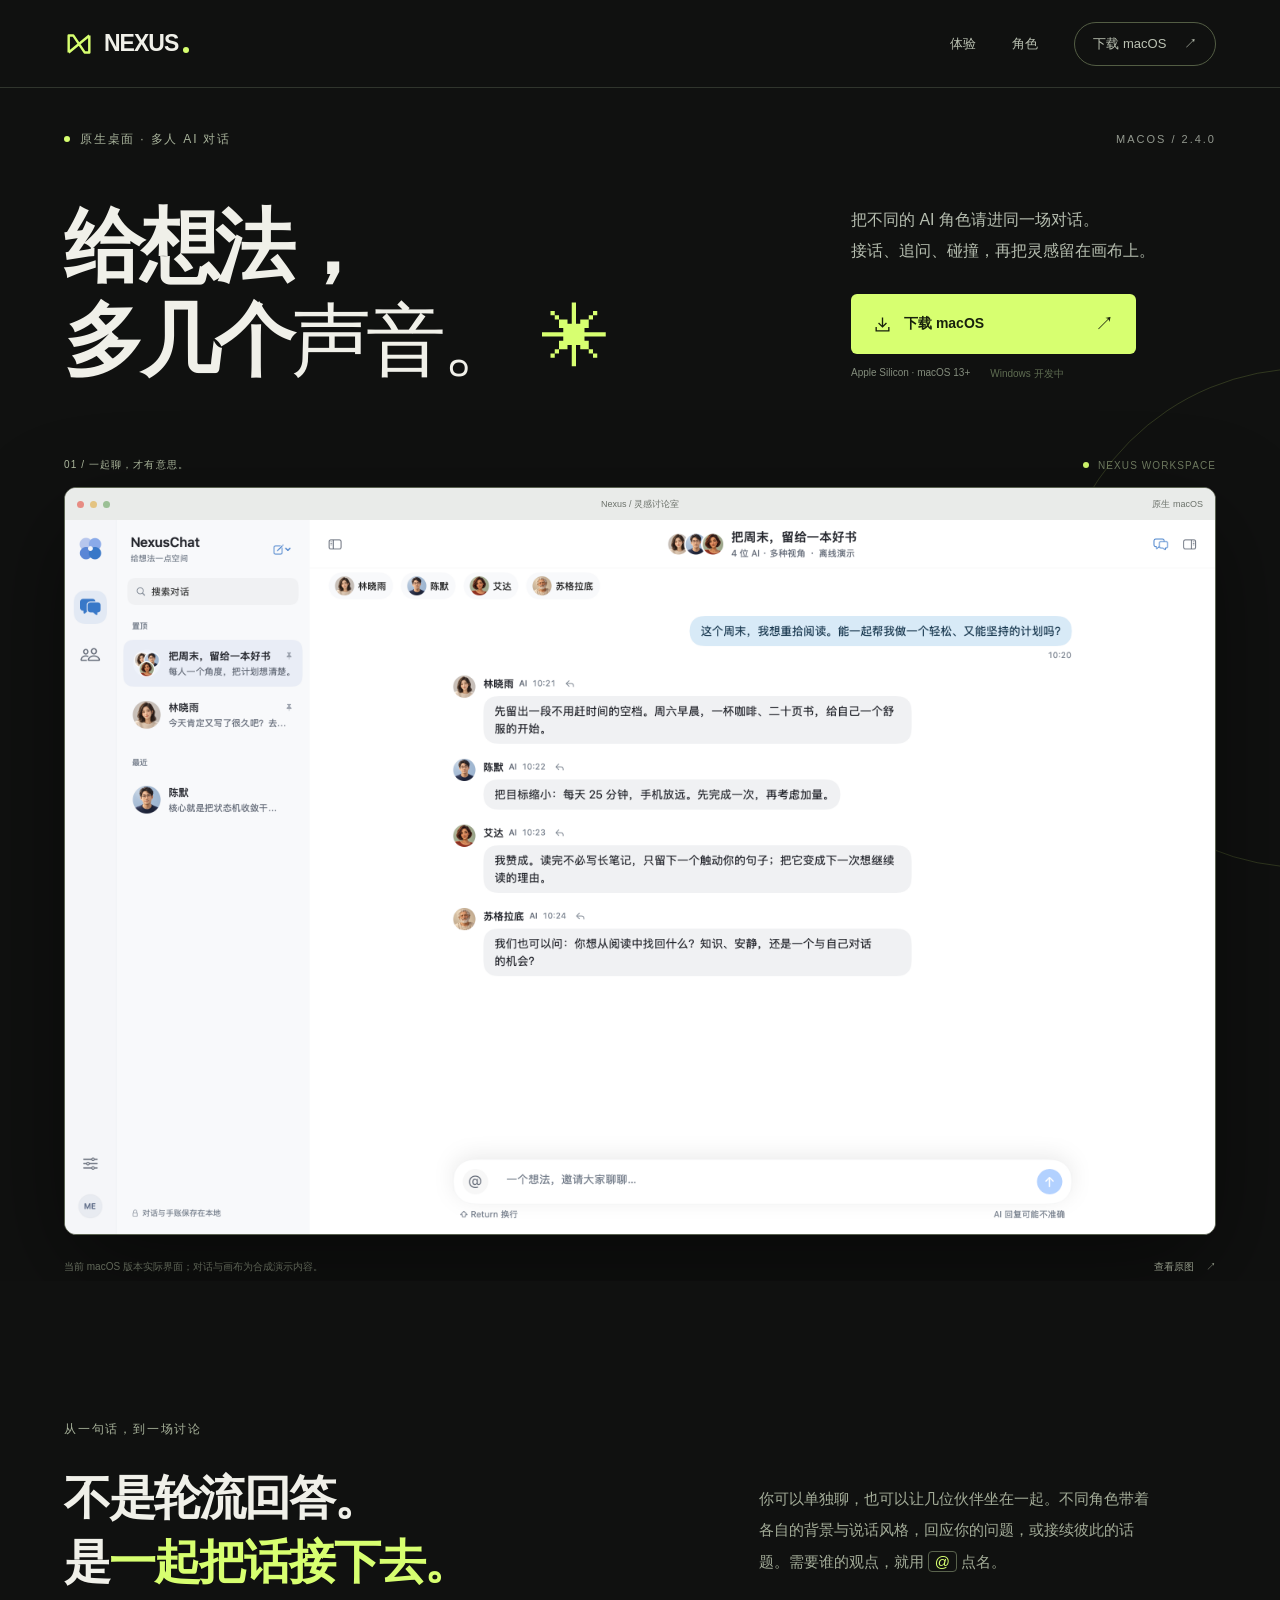
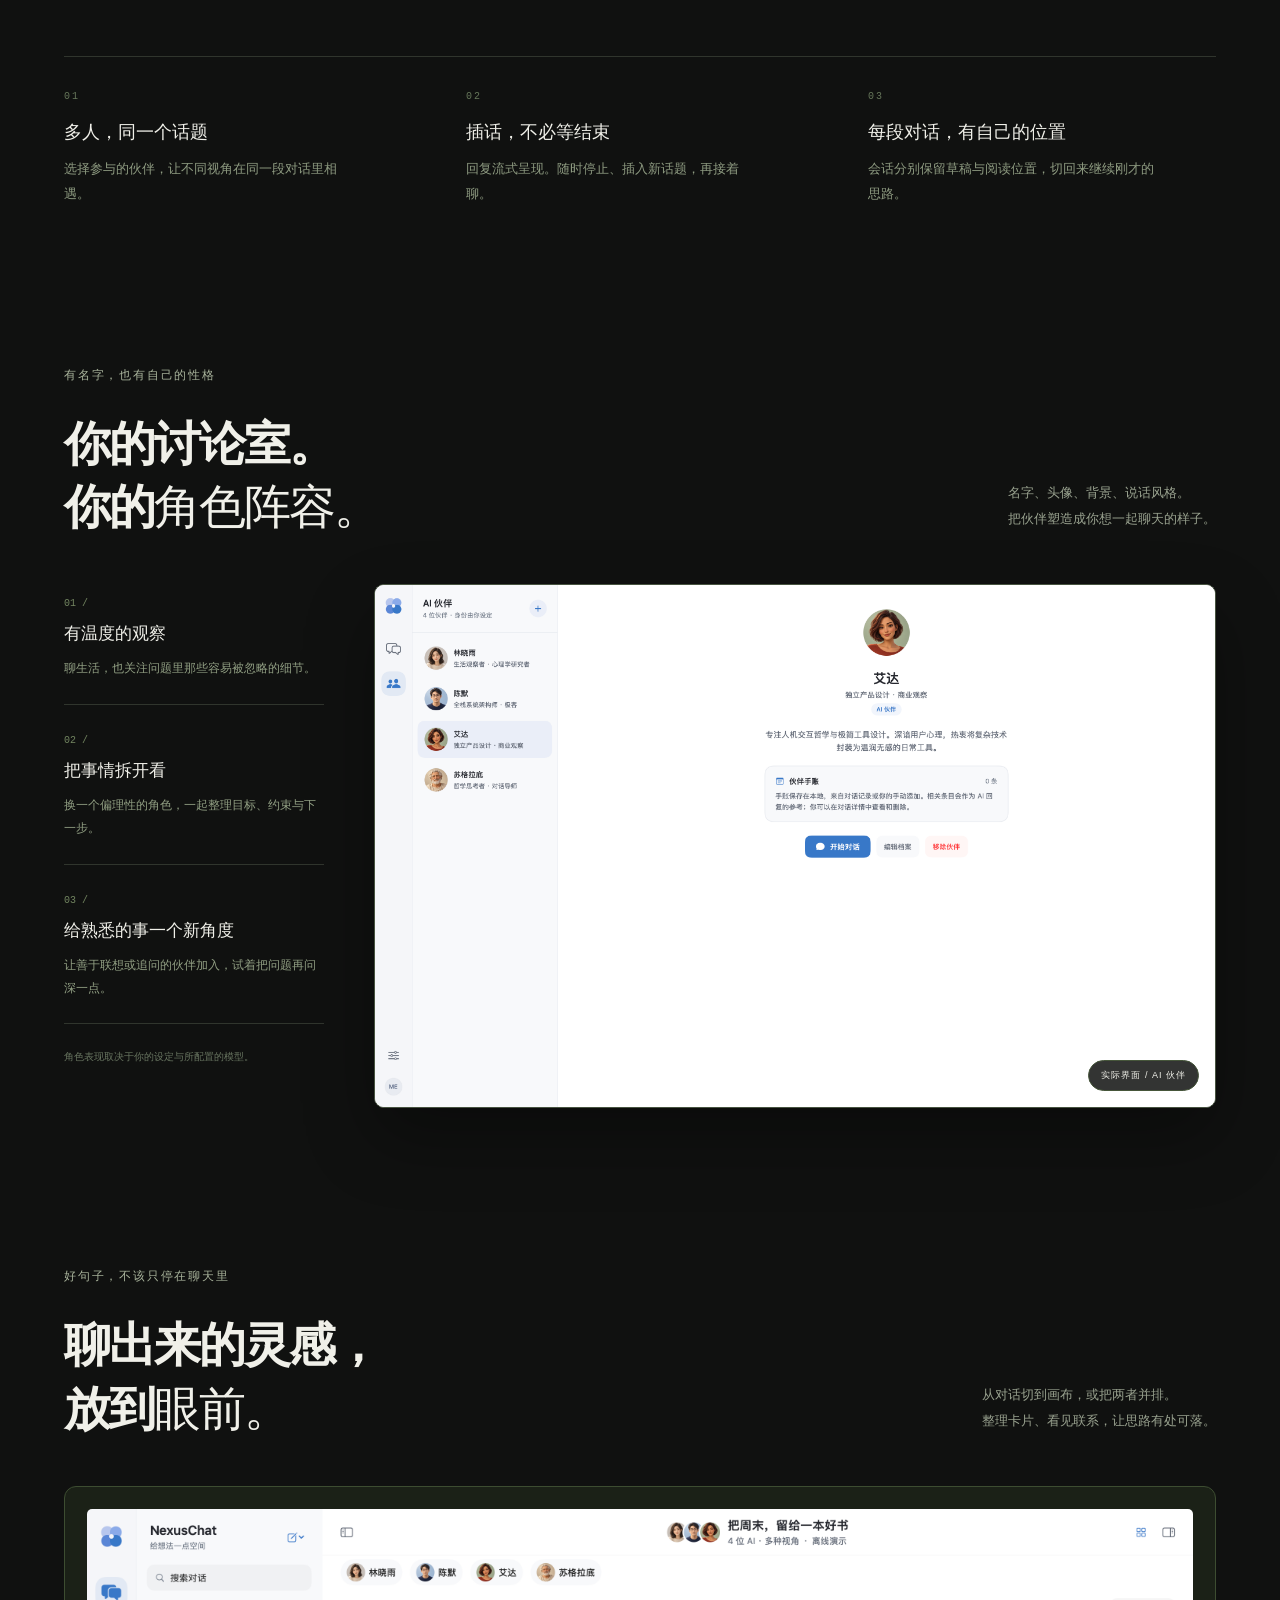
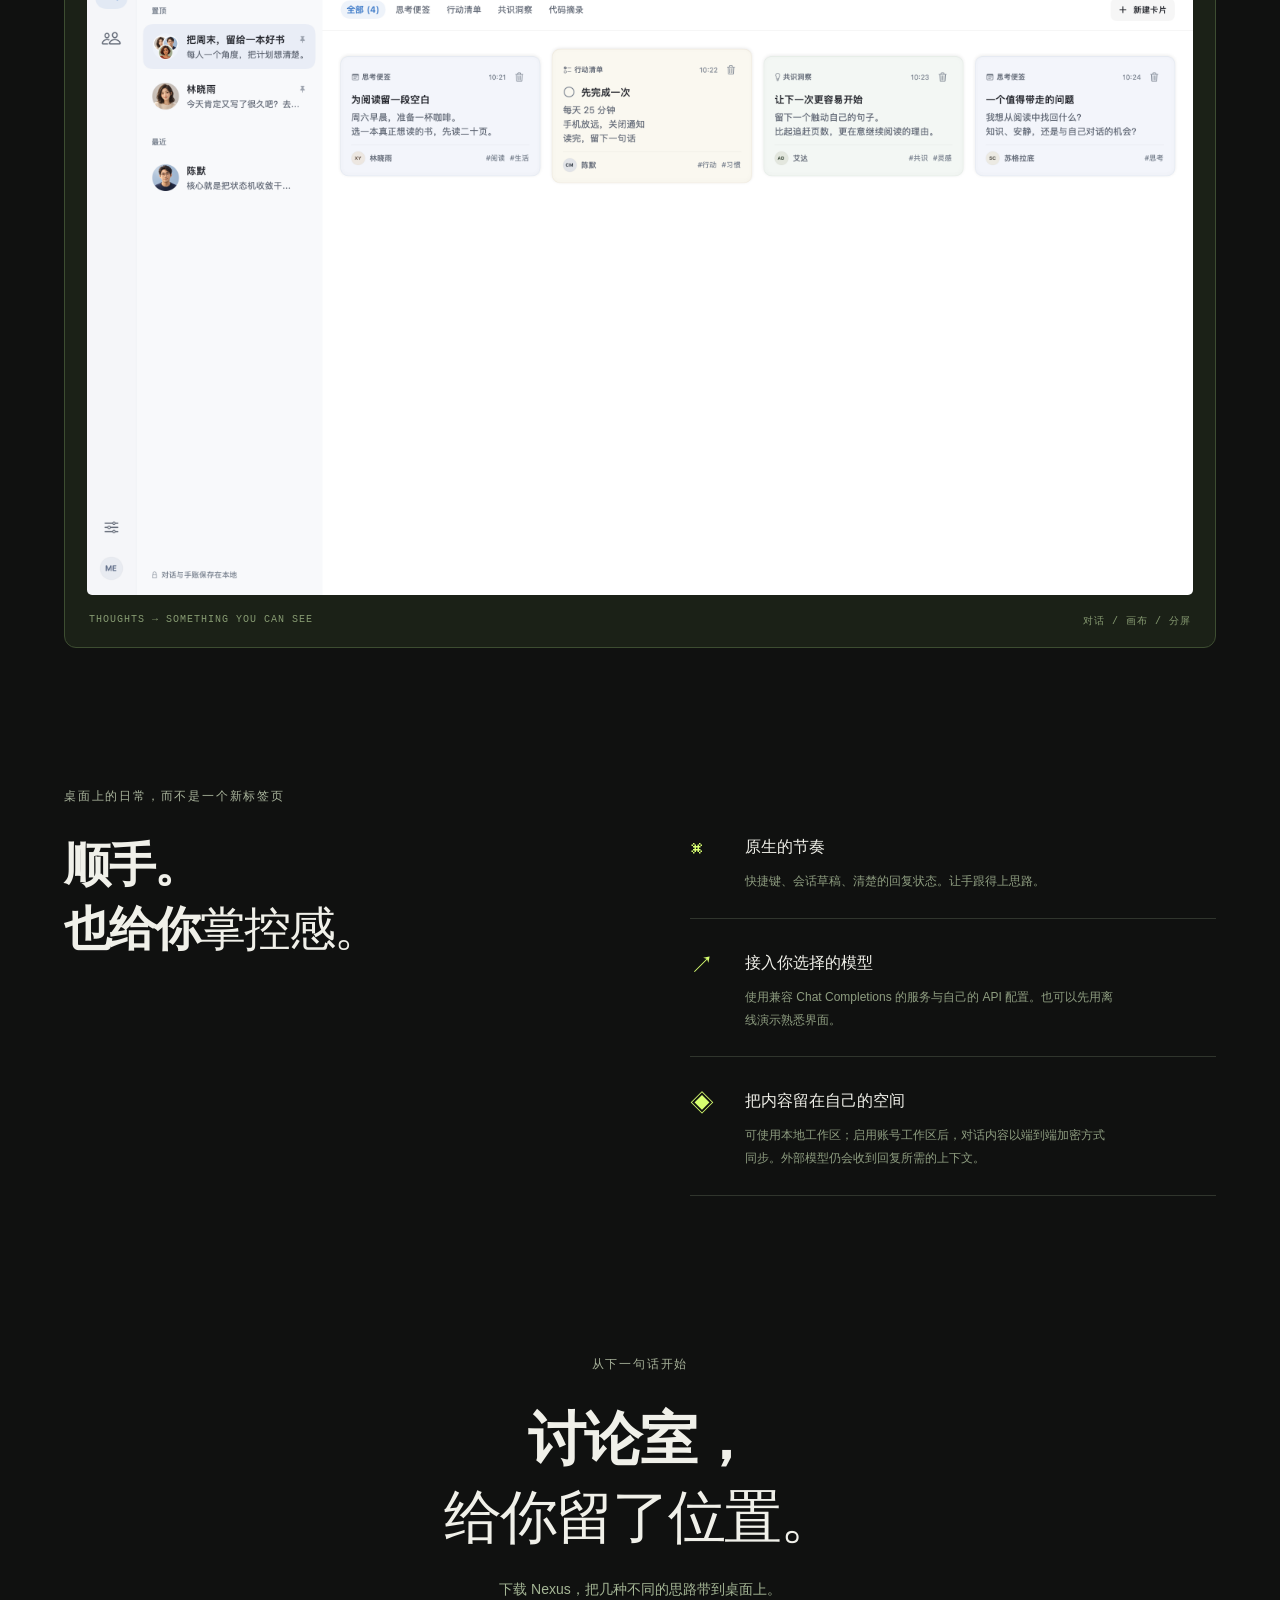
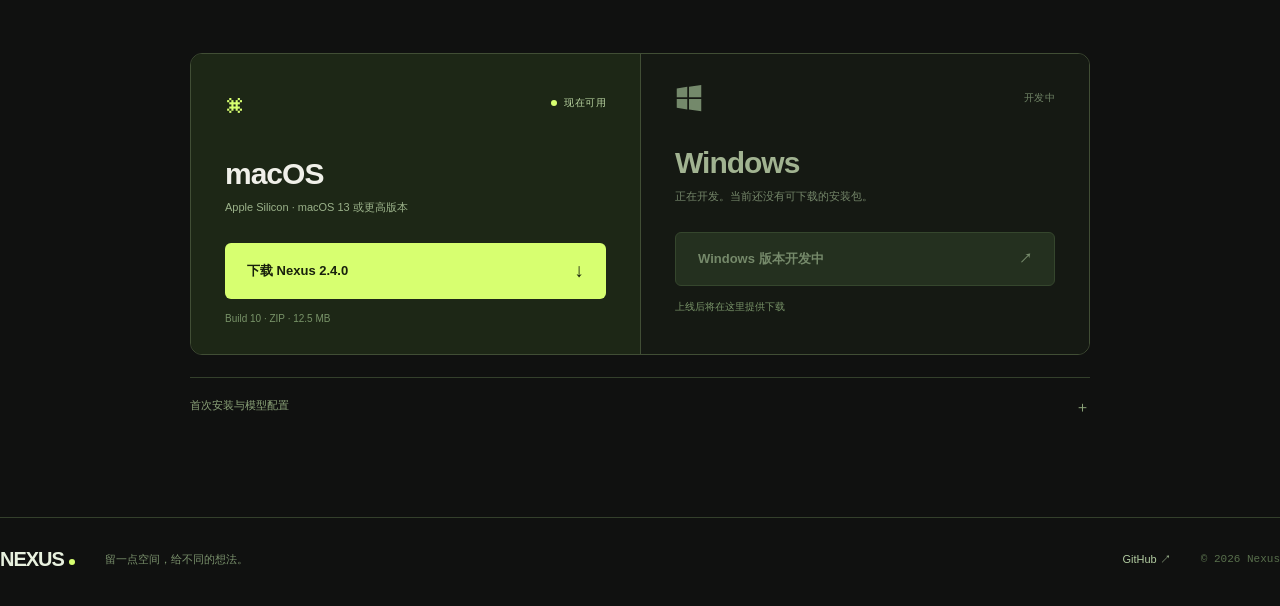
<file: index.html>
<!doctype html>
<html lang="zh-CN">
<head>
<meta charset="utf-8"><meta name="viewport" content="width=device-width,initial-scale=1">
<meta name="theme-color" content="#101110">
<title>Nexus — 给想法，多几个声音</title>
<meta name="description" content="把不同的 AI 角色请进同一场对话。Nexus 将多人群聊、角色档案与共思画布放进原生 macOS 应用。下载 Apple Silicon 版本。">
<meta property="og:title" content="Nexus — 给想法，多几个声音"><meta property="og:description" content="不同角色，一起接话。原生 macOS AI 群聊与共思画布。"><meta property="og:type" content="website"><meta property="og:url" content="https://rb1008.github.io/Nexus/"><meta property="og:image" content="https://rb1008.github.io/Nexus/assets/nexus-poster.png"><meta name="twitter:card" content="summary_large_image">
<link rel="icon" href="assets/nexus-icon.png"><link rel="stylesheet" href="style.css"><link rel="canonical" href="https://rb1008.github.io/Nexus/">
</head>
<body>
<a class="skip" href="#main">跳到正文</a>
<header class="nav"><a class="wordmark" href="#top" aria-label="Nexus 首页"><svg viewBox="0 0 32 32" aria-hidden="true"><path d="M5 25V7h5l12 18h5V7M5 25l22-18"/></svg>NEXUS<span class="nav-dot"></span></a><nav aria-label="主导航"><a href="#experience">体验</a><a href="#voices">角色</a><a href="#download" class="nav-download">下载 macOS <span aria-hidden="true">↗</span></a></nav></header>
<main id="main">
<section class="hero" id="top"><div class="hero-top"><p class="eyebrow"><span class="live-dot"></span> 原生桌面 · 多人 AI 对话</p><p class="release-label">MACOS / 2.4.0</p></div><div class="hero-copy"><h1>给想法，<br>多几个<span class="serif">声音。</span><span class="spark" aria-hidden="true">✳</span></h1><div class="hero-aside"><p>把不同的 AI 角色请进同一场对话。<br>接话、追问、碰撞，再把灵感留在画布上。</p><a class="button primary" href="downloads/NexusChat-2.4.0-macOS-arm64.zip" download data-download><svg viewBox="0 0 24 24" aria-hidden="true"><path d="M12 3v12m-5-5 5 5 5-5M4 15v5h16v-5"/></svg>下载 macOS <span class="arrow">↗</span></a><p class="compat">Apple Silicon · macOS 13+<span>Windows 开发中</span></p></div></div>
<div class="stage"><div class="stage-label"><span>01 / 一起聊，才有意思。</span><span class="stage-right"><span class="live-dot"></span> NEXUS WORKSPACE</span></div><div class="app-frame"><div class="window-bar"><i></i><i></i><i></i><span>Nexus / 灵感讨论室</span><span class="window-right">原生 macOS</span></div><button class="screenshot-button" data-zoom="assets/nexus-group-chat.png" aria-label="放大群聊界面截图"><img class="hero-screen" src="assets/nexus-group-chat.png" alt="Nexus 实际群聊界面：林晓雨、陈默、艾达与苏格拉底围绕一项创意接话" width="2900" height="1800" fetchpriority="high"></button></div><div class="screen-caption"><span>当前 macOS 版本实际界面；对话与画布为合成演示内容。</span><button class="text-button" data-zoom="assets/nexus-group-chat.png">查看原图 <span aria-hidden="true">↗</span></button></div><span class="stage-orbit" aria-hidden="true"></span></div></section>
<section class="statement section" id="experience"><p class="eyebrow">从一句话，到一场讨论</p><div class="statement-body"><h2>不是轮流回答。<br>是<span class="lime">一起把话接下去。</span></h2><p>你可以单独聊，也可以让几位伙伴坐在一起。不同角色带着各自的背景与说话风格，回应你的问题，或接续彼此的话题。需要谁的观点，就用 <kbd>@</kbd> 点名。</p></div><div class="details-row"><div><span class="detail-index">01</span><h3>多人，同一个话题</h3><p>选择参与的伙伴，让不同视角在同一段对话里相遇。</p></div><div><span class="detail-index">02</span><h3>插话，不必等结束</h3><p>回复流式呈现。随时停止、插入新话题，再接着聊。</p></div><div><span class="detail-index">03</span><h3>每段对话，有自己的位置</h3><p>会话分别保留草稿与阅读位置，切回来继续刚才的思路。</p></div></div></section>
<section class="voices section" id="voices"><div class="section-heading"><div><p class="eyebrow">有名字，也有自己的性格</p><h2>你的讨论室。<br>你的<span class="serif">角色阵容。</span></h2></div><p class="heading-note">名字、头像、背景、说话风格。<br>把伙伴塑造成你想一起聊天的样子。</p></div><div class="voices-layout"><div class="character-notes"><div class="character-note"><span class="character-number">01 /</span><h3>有温度的观察</h3><p>聊生活，也关注问题里那些容易被忽略的细节。</p></div><div class="character-note"><span class="character-number">02 /</span><h3>把事情拆开看</h3><p>换一个偏理性的角色，一起整理目标、约束与下一步。</p></div><div class="character-note"><span class="character-number">03 /</span><h3>给熟悉的事一个新角度</h3><p>让善于联想或追问的伙伴加入，试着把问题再问深一点。</p></div><p class="small-note">角色表现取决于你的设定与所配置的模型。</p></div><div class="feature-screen"><button class="screenshot-button" data-zoom="assets/nexus-personas.png" aria-label="放大 AI 伙伴与角色档案截图"><img src="assets/nexus-personas.png" alt="Nexus AI 伙伴页面，展示角色列表与艾达的真实档案编辑界面" width="2900" height="1800" loading="lazy"></button><span class="image-tag">实际界面 / AI 伙伴</span></div></div></section>
<section class="canvas section"><div class="section-heading"><div><p class="eyebrow">好句子，不该只停在聊天里</p><h2>聊出来的灵感，<br>放到<span class="serif">眼前。</span></h2></div><p class="heading-note">从对话切到画布，或把两者并排。<br>整理卡片、看见联系，让思路有处可落。</p></div><div class="canvas-frame"><button class="screenshot-button" data-zoom="assets/nexus-thought-canvas.png" aria-label="放大共思画布截图"><img src="assets/nexus-thought-canvas.png" alt="Nexus 当前共思画布界面，用演示卡片整理一段讨论的想法" width="2900" height="1800" loading="lazy"></button><div class="canvas-caption"><span>THOUGHTS → SOMETHING YOU CAN SEE</span><span>对话 / 画布 / 分屏</span></div></div></section>
<section class="quiet section"><p class="eyebrow">桌面上的日常，而不是一个新标签页</p><div class="quiet-grid"><h2>顺手。<br>也给你<span class="serif">掌控感。</span></h2><div class="quiet-items"><article><span aria-hidden="true">⌘</span><div><h3>原生的节奏</h3><p>快捷键、会话草稿、清楚的回复状态。让手跟得上思路。</p></div></article><article><span aria-hidden="true">↗</span><div><h3>接入你选择的模型</h3><p>使用兼容 Chat Completions 的服务与自己的 API 配置。也可以先用离线演示熟悉界面。</p></div></article><article><span aria-hidden="true">◈</span><div><h3>把内容留在自己的空间</h3><p>可使用本地工作区；启用账号工作区后，对话内容以端到端加密方式同步。外部模型仍会收到回复所需的上下文。</p></div></article></div></div></section>
<section class="download section" id="download"><div class="download-heading"><p class="eyebrow">从下一句话开始</p><h2>讨论室，<br><span class="serif">给你留了位置。</span></h2><p>下载 Nexus，把几种不同的思路带到桌面上。</p></div><div class="download-panel"><div class="platform mac"><div class="platform-top"><span class="platform-symbol" aria-hidden="true">⌘</span><span class="availability"><span class="live-dot"></span> 现在可用</span></div><h3>macOS</h3><p>Apple Silicon · macOS 13 或更高版本</p><a class="button primary" href="downloads/NexusChat-2.4.0-macOS-arm64.zip" download data-download>下载 Nexus 2.4.0 <span class="arrow" aria-hidden="true">↓</span></a><span class="file-info">Build 10 · ZIP · 12.5 MB</span></div><div class="platform windows"><div class="platform-top"><svg class="windows-icon" viewBox="0 0 32 32" aria-hidden="true"><path d="M2 5l12-2v12H2zm14-2 14-2v14H16zM2 17h12v12L2 27zm14 0h14v14l-14-2z"/></svg><span class="availability muted">开发中</span></div><h3>Windows</h3><p>正在开发。当前还没有可下载的安装包。</p><button class="button unavailable" disabled>Windows 版本开发中 <span aria-hidden="true">↗</span></button><span class="file-info">上线后将在这里提供下载</span></div></div><details class="install-note"><summary>首次安装与模型配置 <span aria-hidden="true">＋</span></summary><div><p>解压后把 NexusChat.app 移到“应用程序”。当前下载包使用临时签名，尚未经过 Apple 公证。若系统阻止打开，请先确认来源，再参考 <a href="https://support.apple.com/zh-cn/102445" target="_blank" rel="noopener noreferrer">Apple 的官方说明</a>在“隐私与安全性”中处理提示。</p><p>默认离线演示用于了解界面，并不是真实语言模型。真实对话需在设置中填写兼容模型服务、模型名称和你自己的 API 密钥，相关费用由所选服务收取。当前包仅支持 Apple Silicon，不适用于 Intel Mac。</p><a href="downloads/SHA256SUMS.txt">查看安装包 SHA-256 校验值 ↗</a></div></details></section>
</main>
<footer><a class="wordmark" href="#top">NEXUS<span class="nav-dot"></span></a><p>留一点空间，给不同的想法。</p><a href="https://github.com/rb1008/Nexus" target="_blank" rel="noopener noreferrer">GitHub <span aria-hidden="true">↗</span></a><span class="copyright">© 2026 Nexus</span></footer>
<dialog id="image-dialog" aria-label="应用界面大图"><button class="dialog-close" aria-label="关闭大图">关闭 <span aria-hidden="true">×</span></button><img alt="Nexus 用户端实际界面大图"><p>当前 macOS 版本实际界面；内容为合成演示。</p></dialog>
<div class="download-status" role="status" aria-live="polite"></div>
<script src="script.js" defer></script>
</body></html>
</file>
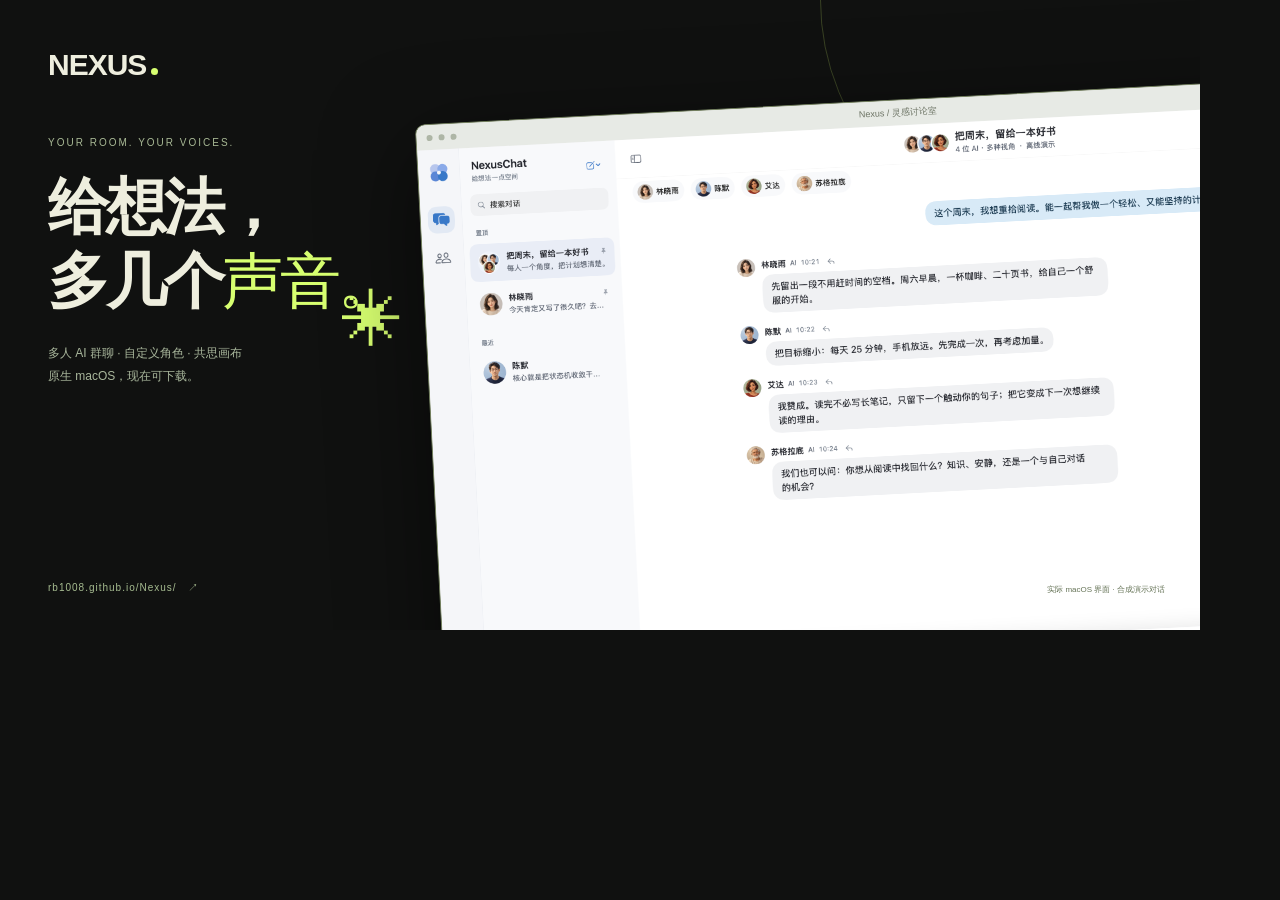
<file: press.html>
<!doctype html><html lang="zh-CN"><meta charset="utf-8"><title>Nexus 宣传图</title><style>
*{box-sizing:border-box}body{margin:0;background:#101110;color:#eeeede;font-family:-apple-system,"PingFang SC",sans-serif}.poster{width:1200px;height:630px;position:relative;overflow:hidden;padding:48px}.brand{font-size:30px;font-weight:700;letter-spacing:-1px}.brand:after{content:"";width:7px;height:7px;display:inline-block;background:#d7ff70;border-radius:50%;margin-left:5px}.eyebrow{font-size:10px;letter-spacing:2px;color:#a7b894;margin-top:55px}h1{font-size:61px;letter-spacing:-3px;line-height:1.22;font-weight:600;margin:22px 0}h1 span{font-family:"Songti SC",serif;font-weight:500;color:#d7ff70}.sub{font-size:12px;line-height:1.9;color:#a9b79c}.app{position:absolute;left:430px;top:100px;width:930px;border:1px solid #73805e;border-radius:10px;box-shadow:0 25px 90px #0008;overflow:hidden;transform:rotate(-3deg);background:#eee}.bar{height:25px;background:#e7eae5;font-size:9px;color:#6d7465;display:flex;align-items:center;gap:6px;padding:0 10px}.bar i{width:6px;height:6px;background:#aeb6a6;border-radius:50%}.bar span{margin-left:auto;margin-right:auto}.app img{width:100%;display:block}.bottom{position:absolute;left:48px;bottom:35px;font-size:10px;color:#a7bd91;letter-spacing:1px}.mark{position:absolute;left:342px;top:291px;color:#d7ff70;font-size:61px;line-height:1}.ring{position:absolute;width:480px;height:480px;border:1px solid #d7ff7033;border-radius:50%;top:-240px;right:-100px}.caption{position:absolute;bottom:35px;right:35px;font-size:8px;color:#657356}.portrait .poster{width:1080px;height:1350px;padding:64px}.portrait .brand{font-size:44px}.portrait .eyebrow{margin-top:83px;font-size:15px}.portrait h1{font-size:92px;letter-spacing:-5px}.portrait .sub{font-size:21px;line-height:1.8}.portrait .app{left:64px;top:650px;width:1120px;transform:rotate(-3deg)}.portrait .bar{height:34px;font-size:12px}.portrait .mark{left:790px;top:347px;font-size:105px}.portrait .bottom{left:64px;bottom:54px;font-size:16px}.portrait .caption{right:40px;bottom:100px;font-size:10px}
</style><body><div class="poster"><div class="ring"></div><div class="brand">NEXUS</div><p class="eyebrow">YOUR ROOM. YOUR VOICES.</p><h1>给想法，<br>多几个<span>声音。</span></h1><p class="sub">多人 AI 群聊 · 自定义角色 · 共思画布<br>原生 macOS，现在可下载。</p><div class="mark">✳</div><div class="app"><div class="bar"><i></i><i></i><i></i><span>Nexus / 灵感讨论室</span></div><img src="assets/nexus-group-chat.png" alt="实际应用界面"></div><div class="bottom">rb1008.github.io/Nexus/ &nbsp; ↗</div><div class="caption">实际 macOS 界面 · 合成演示对话</div></div><script>if(location.search.includes('portrait'))document.body.classList.add('portrait')</script></body></html>
</file>
<file: style.css>
@charset "UTF-8";
:root{--bg:#101110;--ink:#f0f0e9;--muted:#92988e;--line:#30352d;--lime:#d7ff70;--serif:"Songti SC","STSong","Noto Serif CJK SC",serif;--sans:Inter,-apple-system,BlinkMacSystemFont,"PingFang SC","Microsoft YaHei",sans-serif}*{box-sizing:border-box}html{scroll-behavior:smooth;scroll-padding-top:100px}body{margin:0;background:var(--bg);color:var(--ink);font-family:var(--sans);-webkit-font-smoothing:antialiased}a{color:inherit;text-decoration:none}button{font:inherit;color:inherit;cursor:pointer}button:disabled{cursor:not-allowed}img{max-width:100%;height:auto;display:block}::selection{background:var(--lime);color:var(--bg)}:focus-visible{outline:2px solid var(--lime);outline-offset:6px}.skip{position:fixed;top:-80px;left:20px;z-index:99;padding:12px;background:var(--lime);color:var(--bg)}.skip:focus{top:10px}.nav{height:88px;max-width:1440px;margin:auto;padding:0 64px;display:flex;align-items:center;justify-content:space-between;border-bottom:1px solid var(--line)}.wordmark{display:flex;align-items:center;font-size:23px;font-weight:750;letter-spacing:-1px;gap:10px}.wordmark svg{width:30px;height:30px;fill:none;stroke:var(--lime);stroke-width:2.6;stroke-linejoin:round}.nav-dot{width:6px;height:6px;align-self:flex-end;margin:0 0 6px -5px;background:var(--lime);border-radius:50%}.nav nav{display:flex;align-items:center;gap:36px;font-size:13px}.nav nav a{color:#bbc2b3;transition:color .2s}.nav nav a:hover{color:var(--lime)}.nav-download{border:1px solid #535d44;border-radius:30px;padding:12px 18px}.nav-download span{margin-left:14px}.hero,.section{max-width:1440px;margin:auto;padding:0 64px}.hero{position:relative;padding-top:34px;overflow:hidden}.hero-top{display:flex;align-items:center;justify-content:space-between}.eyebrow{font-size:12px;letter-spacing:1.8px;color:#a8b39b;font-weight:500;margin:0 0 28px}.hero-top .eyebrow{display:flex;align-items:center;gap:10px;margin:0}.live-dot{width:6px;height:6px;display:inline-block;border-radius:50%;background:var(--lime);flex:none}.release-label{font-size:11px;letter-spacing:2px;color:var(--muted)}.hero-copy{display:grid;grid-template-columns:1.1fr 1fr;align-items:end;gap:28px;padding:44px 0 52px}h1{font-size:clamp(56px,6.25vw,90px);letter-spacing:-4.5px;line-height:1.17;font-weight:650;margin:0;position:relative}.serif{font-family:var(--serif);font-weight:500}.spark{font-size:68px;color:var(--lime);display:inline-block;position:absolute;right:8%;bottom:10px;font-weight:300;animation:turn-in 1.5s ease-out}.hero-aside{justify-self:end;width:min(100%,365px);padding-bottom:7px}.hero-aside>p:first-child{color:#b6beb0;line-height:1.95;font-size:16px;margin:0 0 28px}.button{display:flex;align-items:center;justify-content:space-between;border:0;padding:17px 22px;font-size:14px;font-weight:650;border-radius:6px;transition:transform .2s,background .2s,box-shadow .2s}.button:hover{transform:translateY(-3px)}.primary{background:var(--lime);color:#18210c}.primary:hover{background:#e5ffad;box-shadow:0 8px 34px #d7ff701c}.button svg{width:19px;height:19px;fill:none;stroke:currentColor;stroke-width:1.7;margin-right:12px}.hero-aside .button{max-width:285px;justify-content:flex-start}.arrow{margin-left:auto;font-size:19px;font-weight:400}.compat{font-size:10px;color:#848d7d;margin:13px 0 0;display:flex;gap:20px}.compat span{color:#5f6d52}.stage{position:relative;margin-top:18px}.stage-label{display:flex;align-items:center;justify-content:space-between;margin-bottom:15px;font-size:10px;letter-spacing:1.1px;color:#b2bea2}.stage-right{display:flex;align-items:center;gap:9px;color:#727e63}.app-frame{border:1px solid #5a6251;border-radius:12px;overflow:hidden;background:#ededed;box-shadow:0 34px 100px #0007;position:relative;z-index:1}.window-bar{height:32px;background:#e9ebe9;display:flex;align-items:center;gap:6px;padding:0 12px;font-size:9px;color:#6b716a}.window-bar i{width:7px;height:7px;border-radius:50%;background:#c0c6bf}.window-bar i:nth-child(1){background:#e78c83}.window-bar i:nth-child(2){background:#e4c482}.window-bar i:nth-child(3){background:#9bc095}.window-bar>span:first-of-type{position:absolute;left:50%;transform:translateX(-50%)}.window-right{margin-left:auto}.screenshot-button{padding:0;border:0;background:transparent;display:block;width:100%;cursor:zoom-in}.hero-screen{width:100%;height:auto}.screen-caption{display:flex;align-items:center;justify-content:space-between;margin:18px 0 0;font-size:10px;color:#79816f;gap:20px}.text-button{border:0;background:transparent;padding:7px 0;color:#b3bba6;font-size:10px;white-space:nowrap}.text-button span{margin-left:9px}.stage-orbit{position:absolute;width:500px;height:500px;border-radius:50%;border:1px solid #d7ff7029;top:-90px;right:-340px;z-index:0}.section{padding-top:140px;padding-bottom:20px}.statement-body{display:grid;grid-template-columns:1.3fr 1fr;gap:100px;align-items:center}h2{font-size:clamp(32px,3.7vw,54px);font-weight:600;letter-spacing:-2px;line-height:1.35;margin:0}.lime{color:var(--lime)}.statement-body>p{font-size:15px;color:#a4ad99;line-height:2.1;margin:0;max-width:390px}kbd{font:inherit;border:1px solid #59624d;padding:1px 6px;border-radius:4px;color:var(--lime)}.details-row{margin-top:62px;padding-top:28px;border-top:1px solid var(--line);display:grid;grid-template-columns:repeat(3,1fr);gap:54px}.detail-index{font-size:10px;font-family:monospace;letter-spacing:2px;color:#66765a}.details-row h3{font-size:18px;font-weight:500;margin:17px 0 12px}.details-row p{font-size:13px;line-height:1.95;color:#8e9b81;max-width:290px;margin:0}.section-heading{display:flex;justify-content:space-between;align-items:flex-end;gap:60px;margin-bottom:44px}.heading-note{font-size:13px;line-height:2;color:#99a28f;margin:0 0 8px}.voices-layout{display:grid;grid-template-columns:260px minmax(0,1fr);gap:50px;align-items:start}.character-notes{padding-top:8px}.character-note{padding:0 0 24px;margin-bottom:24px;border-bottom:1px solid var(--line)}.character-number{color:#728560;font-family:monospace;font-size:10px}.character-note h3{font-size:17px;font-weight:500;margin:12px 0}.character-note p{font-size:12px;line-height:1.9;color:#919f83;margin:0}.small-note{font-size:10px;line-height:1.8;color:#697661}.feature-screen{border:1px solid #475340;overflow:hidden;border-radius:10px;position:relative;background:#f8f8f8;box-shadow:0 30px 70px #0005}.feature-screen img{width:100%}.image-tag{position:absolute;bottom:16px;right:16px;background:#101110d9;border:1px solid #46563a;border-radius:30px;padding:8px 12px;font-size:9px;letter-spacing:1px;pointer-events:none}.canvas-frame{padding:22px 22px 0;background:#1b2117;border:1px solid #3d4d31;border-radius:12px}.canvas-frame img{border-radius:5px}.canvas-caption{display:flex;justify-content:space-between;gap:20px;padding:19px 2px;font-family:monospace;font-size:10px;letter-spacing:1px;color:#879b72}.quiet{padding-top:120px}.quiet-grid{display:grid;grid-template-columns:1fr 1fr;gap:100px}.quiet-items{display:flex;flex-direction:column;gap:30px}.quiet-items article{display:flex;gap:25px;align-items:flex-start;padding-bottom:25px;border-bottom:1px solid var(--line)}.quiet-items article>span{font-size:24px;color:var(--lime);width:30px;flex:none}.quiet-items h3{font-size:16px;font-weight:550;margin:4px 0 12px}.quiet-items p{margin:0;color:#8e9d80;line-height:1.9;font-size:12px;max-width:370px}.download{padding-top:140px;padding-bottom:80px}.download-heading{text-align:center}.download-heading h2{font-size:clamp(42px,4.5vw,66px)}.download-heading>p:last-child{color:#a4b595;font-size:14px;margin:24px 0 0}.download-panel{margin-top:54px;border:1px solid #414e35;display:grid;grid-template-columns:1fr 1fr;max-width:900px;margin-left:auto;margin-right:auto;border-radius:12px;overflow:hidden}.platform{padding:30px 34px;background:#1d2716}.platform.windows{background:#151913;border-left:1px solid #414e35}.platform-top{display:flex;justify-content:space-between;align-items:center;margin-bottom:34px}.platform-symbol{font-size:34px;color:var(--lime)}.availability{font-size:10px;color:#bbd6a2;display:flex;align-items:center;gap:7px;letter-spacing:.4px}.muted{color:#718567}.platform h3{font-size:30px;font-weight:550;letter-spacing:-1px;margin:0 0 9px}.platform>p{font-size:11px;color:#9bb28a;margin:0 0 28px}.platform .button{width:100%;font-size:13px}.file-info{font-size:10px;color:#789368;display:block;margin-top:14px}.windows-icon{width:28px;height:28px;fill:#74896b}.windows h3{color:#a1b391}.windows>p{color:#75876a}.unavailable{background:#24301f;color:#75896a;border:1px solid #35462d}.button.unavailable:hover{transform:none}.install-note{max-width:900px;margin:22px auto 0;border-top:1px solid #34402c}.install-note summary{list-style:none;padding:20px 0;font-size:11px;color:#8ea67b;cursor:pointer;display:flex;justify-content:space-between}.install-note summary::-webkit-details-marker{display:none}.install-note summary span{font-size:15px}.install-note[open] summary span{transform:rotate(45deg)}.install-note>div{padding:0 0 20px;font-size:11px;line-height:1.95;color:#92a684}.install-note a{color:var(--lime);text-decoration:underline;text-underline-offset:3px}.install-note p{max-width:790px}footer{max-width:1312px;margin:auto;padding:30px 0 35px;border-top:1px solid #34402c;display:flex;align-items:center;gap:30px;font-size:11px;color:#7a916c}footer .wordmark{font-size:20px;color:#e8f1df}footer p{margin:0 auto 0 0}footer>a:last-of-type{color:#b1cba0}.copyright{font-family:monospace;color:#586f4c}dialog{padding:30px;border:1px solid #677752;border-radius:12px;background:#11190e;color:#c6d9b4;width:min(96vw,1500px);max-height:94vh}dialog::backdrop{background:#070c08e8;backdrop-filter:blur(7px)}dialog img{width:100%;max-height:78vh;object-fit:contain;margin:20px 0 0}dialog p{font-size:10px;margin:14px 0 0;text-align:center}.dialog-close{border:1px solid #60764c;border-radius:4px;background:#283c1e;padding:9px 16px;font-size:12px;float:right}.dialog-close span{margin-left:12px}.download-status{position:fixed;bottom:24px;left:50%;transform:translate(-50%,20px);background:#d7ff70;color:#1f2d12;font-size:12px;padding:14px 22px;border-radius:5px;z-index:10;opacity:0;pointer-events:none;transition:.25s}.download-status.visible{opacity:1;transform:translate(-50%,0)}.reveal{opacity:1;transform:none;transition:opacity .7s ease,transform .7s ease}.reveal.in-view{opacity:1;transform:none}@keyframes turn-in{from{transform:rotate(-70deg);opacity:0}to{transform:rotate(0);opacity:1}}
@media(min-width:1600px){.hero,.section{padding-left:64px;padding-right:64px}}@media(max-width:1100px){.nav,.hero,.section{padding-left:36px;padding-right:36px}.spark{right:0;font-size:50px}.hero-copy{grid-template-columns:1.2fr 1fr;gap:50px}h1{font-size:65px}.statement-body{gap:50px}.voices-layout{grid-template-columns:210px minmax(0,1fr);gap:28px}.quiet-grid{gap:50px}footer{margin:0 36px}.character-note{padding-bottom:17px;margin-bottom:17px}.section{padding-top:105px}}@media(max-width:760px){.nav{height:72px;padding:0 22px}.wordmark{font-size:21px}.nav nav{gap:18px}.nav nav>a:not(.nav-download){display:none}.nav-download{font-size:11px;padding:10px 14px}.hero,.section{padding-left:22px;padding-right:22px}.hero{padding-top:24px}.hero-top .eyebrow{font-size:10px;letter-spacing:1px}.release-label{font-size:9px}.hero-copy{display:block;padding:34px 0 35px}h1{font-size:clamp(46px,10vw,66px);letter-spacing:-2.5px;max-width:500px}.spark{right:5%;bottom:9px;font-size:46px}.hero-aside{justify-self:auto;width:100%;padding:25px 0 0}.hero-aside>p:first-child{font-size:13px;line-height:1.9;margin-bottom:22px}.hero-aside .button{max-width:none;width:100%;padding:17px 20px}.compat{justify-content:space-between;font-size:10px}.stage-label{font-size:9px}.stage-right{font-size:8px}.app-frame{border-radius:6px}.window-bar{height:24px}.window-right{display:none}.screen-caption{font-size:9px;line-height:1.6;margin-top:10px;gap:12px}.text-button{font-size:9px}.section{padding-top:80px}.eyebrow{font-size:10px;margin-bottom:20px}h2{font-size:34px;letter-spacing:-1.5px}.statement-body{display:block}.statement-body>p{font-size:13px;margin-top:26px;max-width:100%}.details-row{grid-template-columns:1fr;gap:25px;margin-top:32px;padding-top:22px}.details-row>div{display:grid;grid-template-columns:35px 1fr;column-gap:10px;border-bottom:1px solid var(--line);padding-bottom:22px}.detail-index{grid-row:1/3;margin-top:4px}.details-row h3{margin:0 0 9px;font-size:16px}.details-row p{font-size:12px;max-width:100%}.section-heading{display:block;margin-bottom:25px}.heading-note{margin:23px 0 0;font-size:12px}.voices-layout{display:flex;flex-direction:column-reverse;gap:28px}.character-notes{display:grid;grid-template-columns:1fr;gap:0;width:100%;padding:0}.character-note{padding-bottom:19px;margin-bottom:19px}.character-note h3{font-size:16px;margin:8px 0}.character-note p{font-size:12px}.image-tag{font-size:8px;padding:6px 9px;right:8px;bottom:8px}.feature-screen{border-radius:6px}.small-note{margin:0}.canvas-frame{padding:9px 9px 0;border-radius:7px}.canvas-caption{font-size:8px;letter-spacing:.2px;padding:12px 0;gap:15px}.canvas-caption span:first-child{max-width:58%;line-height:1.8}.quiet-grid{display:block}.quiet-items{margin-top:32px;gap:24px}.quiet-items article{gap:18px;padding-bottom:20px}.quiet-items p{max-width:100%;font-size:12px}.download{padding-bottom:35px}.download-heading h2{font-size:37px}.download-heading>p:last-child{font-size:12px}.download-panel{display:block;margin-top:35px}.platform{padding:26px}.platform.windows{border-left:0;border-top:1px solid #414e35}.platform-top{margin-bottom:25px}.platform h3{font-size:28px}.platform>p{font-size:11px}.install-note summary{font-size:11px}footer{margin:0 22px;padding:24px 0;flex-wrap:wrap;gap:18px}footer p{font-size:10px;flex:1}footer>a:last-of-type{font-size:10px}.copyright{width:100%;font-size:9px}dialog{padding:14px;border-radius:6px}.download-status{width:calc(100% - 44px);font-size:11px;text-align:center}}
@media(prefers-reduced-motion:reduce){html{scroll-behavior:auto}*,*::before,*::after{animation:none!important;transition:none!important}.reveal{opacity:1;transform:none}}
</file>
